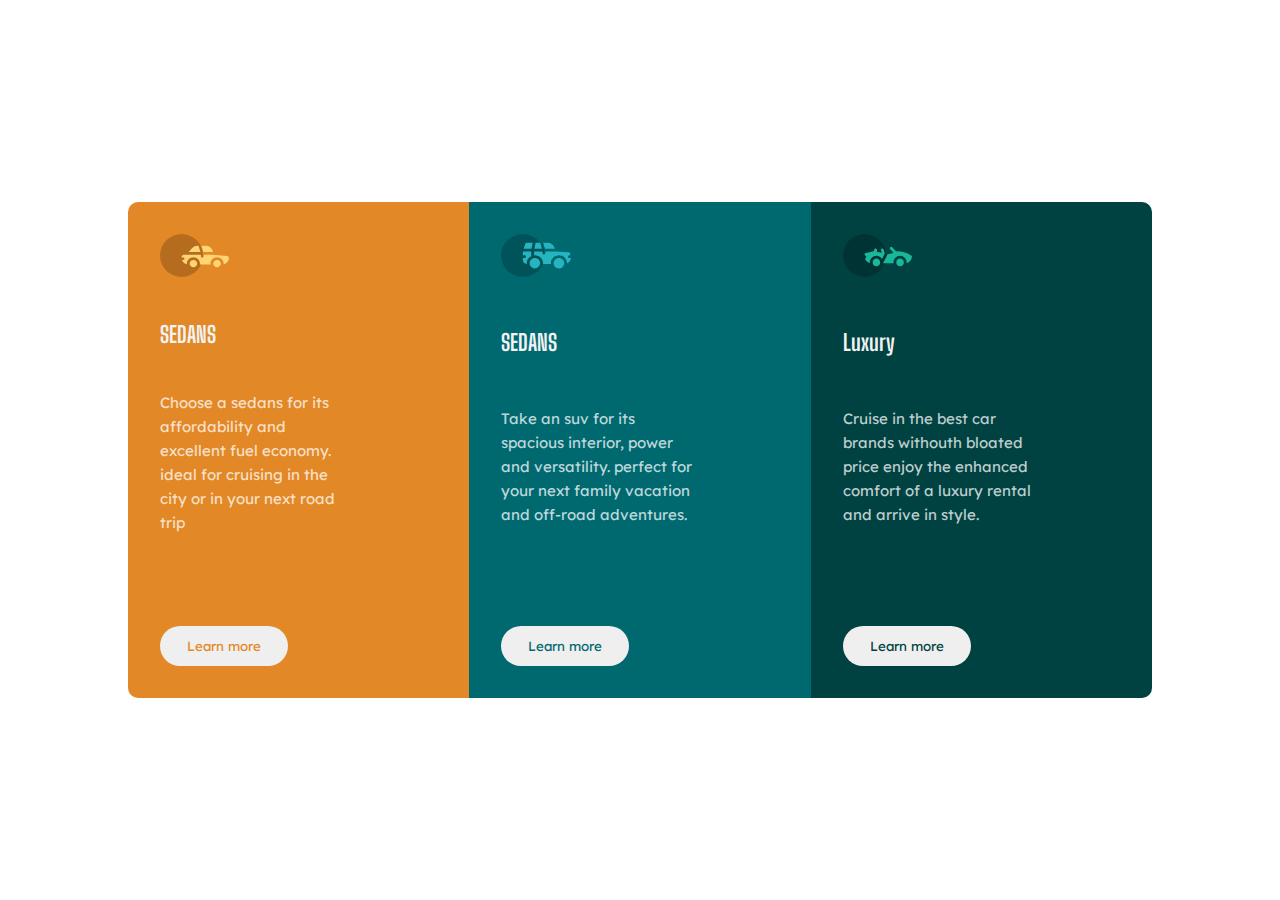
<file: index.html>
<!DOCTYPE html>
<html lang="en">
<head>
    <meta charset="UTF-8">
    <meta http-equiv="X-UA-Compatible" content="IE=edge">
    <meta name="viewport" content="width=device-width, initial-scale=1.0">
    <link rel="stylesheet" href="style.css">
    <title>3-column-preview-cards</title>
</head>
<body>
    <main>
        <div class="card-1 cards">
            <img src="Asset/icon-sedans.svg" alt="">
            <h2>SEDANS</h2>

            
            <p>Choose a sedans for its affordability and excellent fuel economy. ideal for cruising in the city or in your next road trip</p>
            <button class="btn">Learn more</button>
        </div>
        <div class="card-2 cards">
            <img src="Asset/icon-suvs.svg" alt="">
            <h2>SEDANS</h2>
            <p>Take an suv for its spacious interior, power and versatility. perfect for your next family vacation and off-road adventures.</p>
            <button class="btn">Learn more</button>
        </div>
        <div class="card-3 cards">
            <img src="Asset/icon-luxury (1).svg" alt="">
            <h2>Luxury</h2>
            <p>Cruise in the best car brands withouth bloated price enjoy the enhanced comfort of a luxury rental and arrive in style.</p>
            <button class="btn">Learn more</button>
        </div>
    </main>
    
</body>
</html>
</file>
<file: style.css>
@import url('https://fonts.googleapis.com/css2?family=Big+Shoulders+Display:wght@700&display=swap');
@import url('https://fonts.googleapis.com/css2?family=Lexend+Deca&display=swap');

/* universal selector(*) */
* {
    margin: 0;
    padding: 0;
    box-sizing: border-box;
}

body {
    font-size: 15px;
}

/* main */
main {
    width: 80%;
    margin: auto;
    display: flex;
    justify-content: center;
    align-items: center;
    height: 100vh;
}

img {
    width: 25%;
}

h2 {
    color: hsl(0, 0%, 95%);
    font-family: 'Big Shoulders Display', cursive;
}

.card-1 p {
    color: hsla(0, 0%, 100%, 0.75);
    font-family: 'Lexend Deca', sans-serif;
    line-height: 1.5rem;
    width: 64%;
    margin-bottom: 3rem;

}

.btn {
    height: 2.5rem;
    width: 8rem;
    border-radius: 10rem;
    border: none;
    font-family: 'Lexend Deca', sans-serif;
}


/* card-1 */
.cards {
    width: 30%;
    height: 31rem;
}

.card-1 {
    background-color: hsl(31, 77%, 52%);
    padding: 2rem;
    display: flex;
    flex-direction: column;
    justify-content: space-between;
    width: 35%;
    border-top-left-radius: 10px;
    border-bottom-left-radius: 10px;
    /* gap: 2rem; */
}
.card-1 p {
    color: hsla(0, 0%, 100%, 0.75);
    font-family: 'Lexend Deca', sans-serif;
    line-height: 1.5rem;
    width: 64%;
    margin-bottom: 3rem;

}
.card-1 .btn{
    color: hsl(31, 77%, 52%);
}

/* card-2 */
.card-2 {
    background-color: hsl(184, 100%, 22%);
    padding: 2rem;
    display: flex;
    flex-direction: column;
    justify-content: space-between;
    width: 35%;
    /* gap: 2rem; */
}
.card-2 .btn {
    color: hsl(184, 100%, 22%);
}
.card-2 p {
    color: hsla(0, 0%, 100%, 0.75);
    font-family: 'Lexend Deca', sans-serif;
    line-height: 1.5rem;
    width: 70%;
    margin-bottom: 3rem;

}

/* card-3 */
.card-3 {
    background-color: hsl(179, 100%, 13%);
    padding: 2rem;
    display: flex;
    flex-direction: column;
    justify-content: space-between;
    width: 35%;
    border-top-right-radius: 10px;
    border-bottom-right-radius: 10px;
    /* gap: 2rem; */
}

.card-3 .btn {
    color: hsl(179, 100%, 13%);
}
.card-3 p {
    color: hsla(0, 0%, 100%, 0.75);
    font-family: 'Lexend Deca', sans-serif;
    line-height: 1.5rem;
    width: 70%;
    margin-bottom: 3rem;

}
</file>
